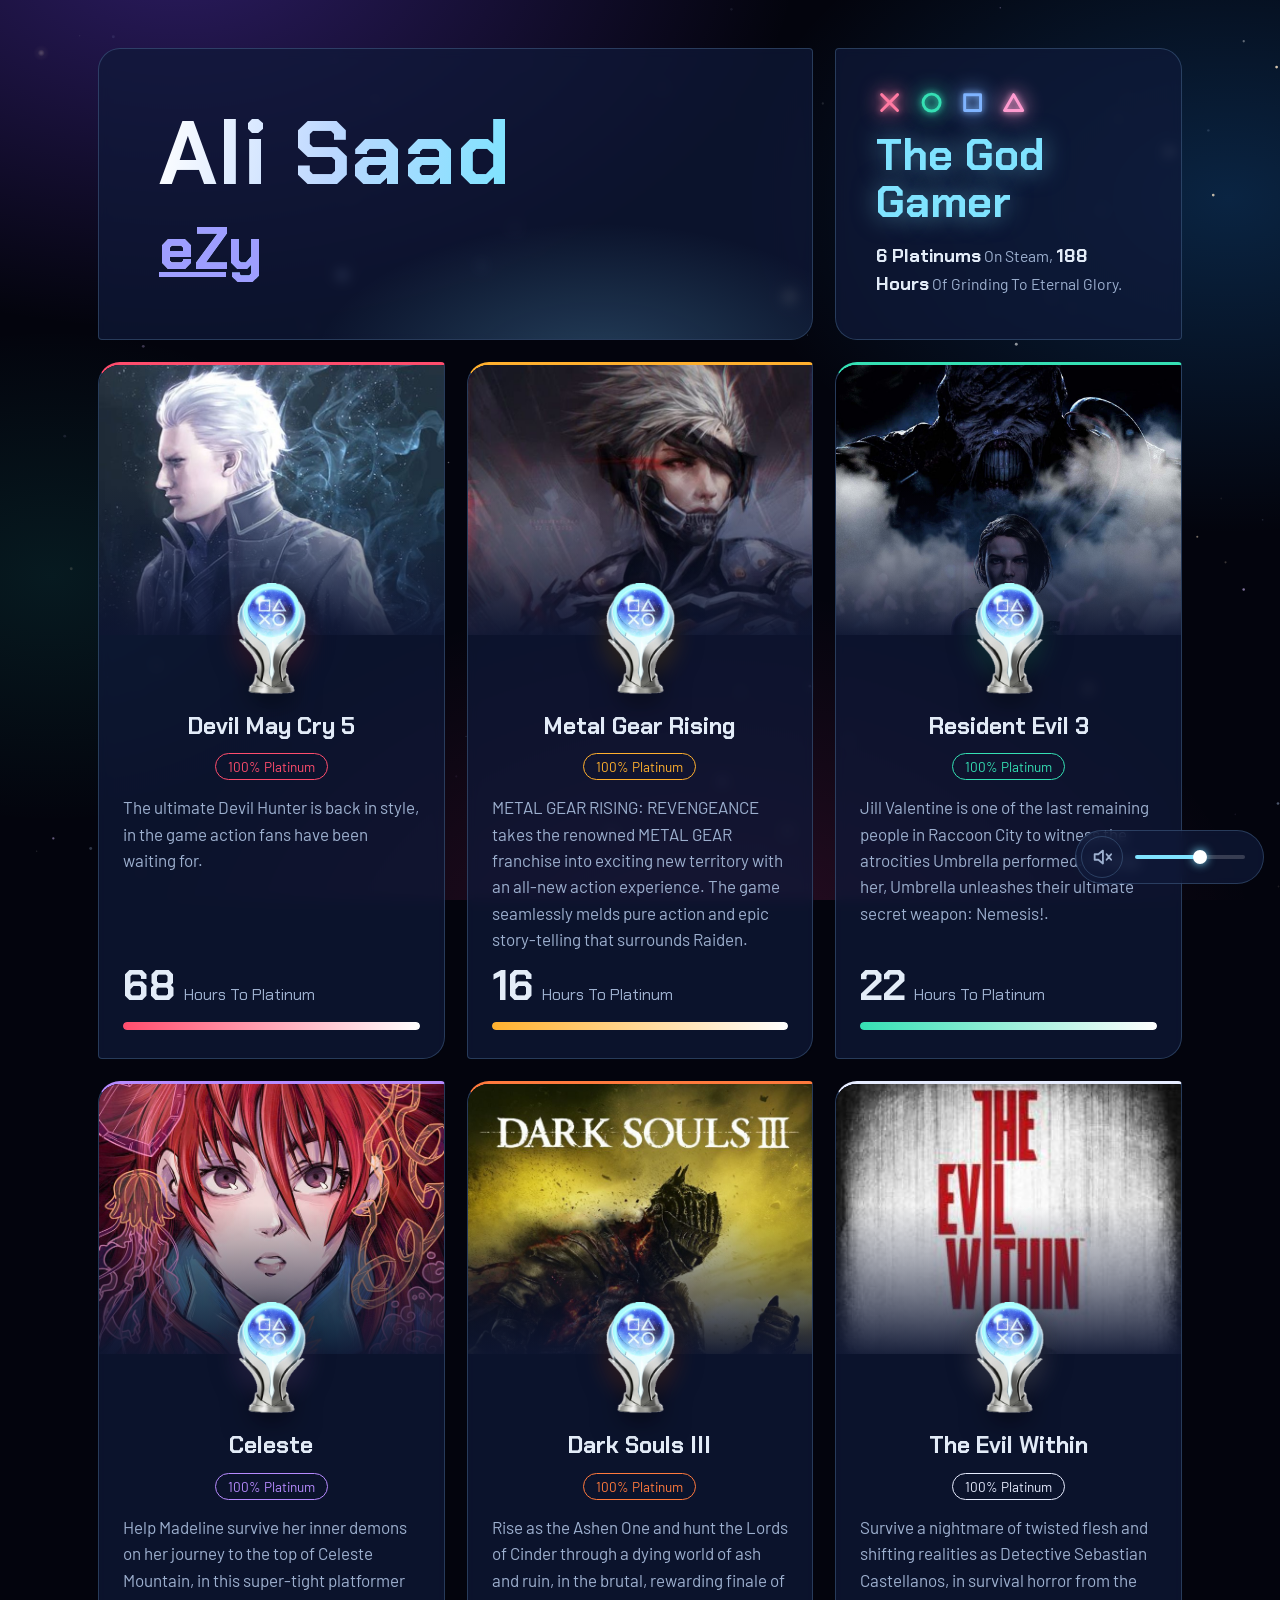
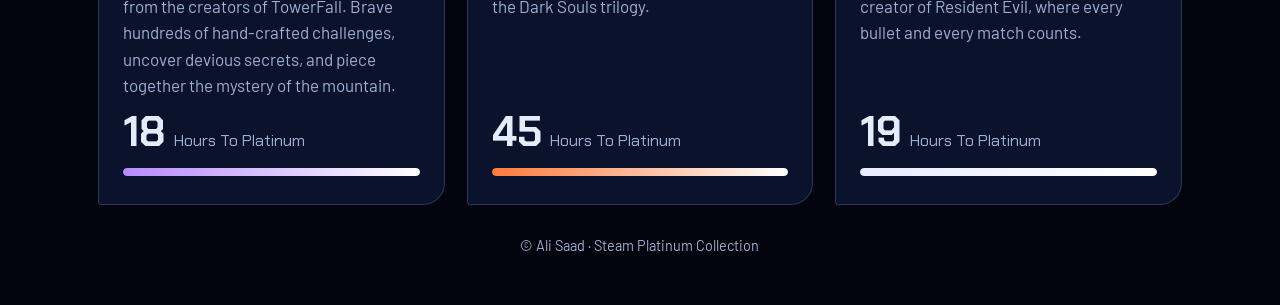
<file: index.html>
<!DOCTYPE html>
<html lang="en">
<head>
<meta charset="utf-8">
<meta name="viewport" content="width=device-width, initial-scale=1, viewport-fit=cover">
<title>Ali Saad · The God Gamer</title>
<link rel="stylesheet" href="https://fonts.googleapis.com/css2?family=Chakra+Petch:wght@500;700&family=Barlow:wght@400;500&display=swap">
<link rel="stylesheet" href="style.css?v=6">
</head>
<body>
<canvas id="stars" aria-hidden="true"></canvas>
<audio id="bgm" src="beneath-the-mask.mp3" loop preload="auto"></audio>
<div class="sound" id="sound"><button id="music" class="music" type="button" aria-label="Background music" aria-pressed="false" title="Music on/off"><svg viewBox="0 0 24 24" aria-hidden="true"><path d="M4 9v6h4l5 4V5L8 9z"/><path class="waves" d="M16 9a4 4 0 010 6M18.5 6.5a8 8 0 010 11"/><path class="mute" d="M17 9l5 6M22 9l-5 6"/></svg></button>
<input id="vol" class="vol" type="range" min="0" max="100" step="1" value="60" aria-label="Music volume"></div>
<main>
  <section class="box name"><h1>Ali Saad</h1>
  <p class="nick"><a href="https://steamcommunity.com/profiles/76561198754484988/" target="_blank" rel="noopener noreferrer">eZy</a></p></section>

  <section class="box motto">
    <div class="pad" aria-hidden="true">
      <span><svg viewBox="0 0 24 24"><path d="M5 5l14 14M19 5L5 19"/></svg></span>
      <span><svg viewBox="0 0 24 24"><circle cx="12" cy="12" r="7.5"/></svg></span>
      <span><svg viewBox="0 0 24 24"><rect x="5" y="5" width="14" height="14"/></svg></span>
      <span><svg viewBox="0 0 24 24"><path d="M12 5l8 14H4z"/></svg></span>
    </div>
    <h2>The God Gamer</h2>
    <p><strong>6 Platinums</strong> On Steam, <strong>188 Hours</strong> Of Grinding To Eternal Glory.</p>
  </section>

  <article class="box game" data-h="68">
    <div class="cover"><img src="vergil.jpg?v=3" alt="Vergil from Devil May Cry 5" width="720" height="900"></div>
    <div class="trophy"><img src="trophy.png?v=3" alt="Platinum trophy" width="128" height="128"></div>
    <h3><a href="https://store.steampowered.com/app/601150/Devil_May_Cry_5/" target="_blank" rel="noopener noreferrer">Devil May Cry 5</a></h3>
    <span class="badge">100% Platinum</span>
    <p>The ultimate Devil Hunter is back in style, in the game action fans have been waiting for.</p>
    <div class="hours"><b data-count="68">0</b><span>Hours To Platinum</span></div>
    <div class="bar"><i data-w="100"></i></div>
  </article>

  <article class="box game" data-h="16">
    <div class="cover"><img src="raiden.jpg?v=3" alt="Raiden from Metal Gear Rising: Revengeance" width="720" height="900"></div>
    <div class="trophy"><img src="trophy.png?v=3" alt="Platinum trophy" width="128" height="128"></div>
    <h3><a href="https://store.steampowered.com/app/235460/METAL_GEAR_RISING_REVENGEANCE/" target="_blank" rel="noopener noreferrer">Metal Gear Rising</a></h3>
    <span class="badge">100% Platinum</span>
    <p>METAL GEAR RISING: REVENGEANCE takes the renowned METAL GEAR franchise into exciting new territory with an all-new action experience. The game seamlessly melds pure action and epic story-telling that surrounds Raiden.</p>
    <div class="hours"><b data-count="16">0</b><span>Hours To Platinum</span></div>
    <div class="bar"><i data-w="100"></i></div>
  </article>

  <article class="box game" data-h="22">
    <div class="cover"><img src="Jill-Valentine-Resident-Evil-3.jpg" alt="Jill Valentine from Resident Evil 3" width="720" height="900"></div>
    <div class="trophy"><img src="trophy.png?v=3" alt="Platinum trophy" width="128" height="128"></div>
    <h3><a href="https://store.steampowered.com/app/952060/Resident_Evil_3/" target="_blank" rel="noopener noreferrer">Resident Evil 3</a></h3>
    <span class="badge">100% Platinum</span>
    <p>Jill Valentine is one of the last remaining people in Raccoon City to witness the atrocities Umbrella performed. To stop her, Umbrella unleashes their ultimate secret weapon: Nemesis!.</p>
    <div class="hours"><b data-count="22">0</b><span>Hours To Platinum</span></div>
    <div class="bar"><i data-w="100"></i></div>
  </article>

  <article class="box game" data-h="18">
    <div class="cover"><img src="Celeste Box art.jpg" alt="Madeline from Celeste" width="736" height="1184"></div>
    <div class="trophy"><img src="trophy.png?v=3" alt="Platinum trophy" width="128" height="128"></div>
    <h3><a href="https://store.steampowered.com/app/504230/Celeste/" target="_blank" rel="noopener noreferrer">Celeste</a></h3>
    <span class="badge">100% Platinum</span>
    <p>Help Madeline survive her inner demons on her journey to the top of Celeste Mountain, in this super-tight platformer from the creators of TowerFall. Brave hundreds of hand-crafted challenges, uncover devious secrets, and piece together the mystery of the mountain.</p>
    <div class="hours"><b data-count="18">0</b><span>Hours To Platinum</span></div>
    <div class="bar"><i data-w="100"></i></div>
  </article>

  <article class="box game" data-h="45">
    <div class="cover"><img src="dark-souls-3.jpg" alt="Armored knight from Dark Souls III" width="720" height="1080"></div>
    <div class="trophy"><img src="trophy.png?v=3" alt="Platinum trophy" width="128" height="128"></div>
    <h3><a href="https://store.steampowered.com/app/374320/DARK_SOULS_III/" target="_blank" rel="noopener noreferrer">Dark Souls III</a></h3>
    <span class="badge">100% Platinum</span>
    <p>Rise as the Ashen One and hunt the Lords of Cinder through a dying world of ash and ruin, in the brutal, rewarding finale of the Dark Souls trilogy.</p>
    <div class="hours"><b data-count="45">0</b><span>Hours To Platinum</span></div>
    <div class="bar"><i data-w="100"></i></div>
  </article>

  <article class="box game" data-h="19">
    <div class="cover"><img src="theevilwithin.jpg" alt="Veiled bust from The Evil Within" width="225" height="400"></div>
    <div class="trophy"><img src="trophy.png?v=3" alt="Platinum trophy" width="128" height="128"></div>
    <h3><a href="https://store.steampowered.com/app/268050/The_Evil_Within/" target="_blank" rel="noopener noreferrer">The Evil Within</a></h3>
    <span class="badge">100% Platinum</span>
    <p>Survive a nightmare of twisted flesh and shifting realities as Detective Sebastian Castellanos, in survival horror from the creator of Resident Evil, where every bullet and every match counts.</p>
    <div class="hours"><b data-count="19">0</b><span>Hours To Platinum</span></div>
    <div class="bar"><i data-w="100"></i></div>
  </article>

  <footer>© Ali Saad · Steam Platinum Collection</footer>
</main>
<script src="script.js?v=3"></script>
<script>
(function(){
  var c=document.getElementById('stars'),g=c&&c.getContext('2d');
  if(!g)return;
  var calm=matchMedia('(prefers-reduced-motion:reduce)').matches,W,H,D,P=[],S=[],lw=innerWidth,last=0,
      T=['255,255,255','190,215,255','255,232,200','215,190,255'];
  T.forEach(function(k){
    var s=document.createElement('canvas'),q=s.getContext('2d'),r;
    s.width=s.height=64;r=q.createRadialGradient(32,32,0,32,32,32);
    r.addColorStop(0,'rgba(255,255,255,1)');r.addColorStop(.14,'rgba('+k+',.9)');
    r.addColorStop(.4,'rgba('+k+',.2)');r.addColorStop(1,'rgba('+k+',0)');
    q.fillStyle=r;q.fillRect(0,0,64,64);S.push(s);
  });
  function make(){
    var z=Math.random(),a=Math.random()*6.2832,v=(.05+z*.3)*D,i=Math.floor(Math.random()*T.length);
    return{x:Math.random()*W,y:Math.random()*H,big:z>.9,r:(.5+z*1.1)*D,s:(16+Math.random()*10)*D,
      vx:Math.cos(a)*v,vy:Math.sin(a)*v,w:(.02+Math.random()*.06)*D,al:.3+z*.7,
      f:.5+Math.random()*1.6,p:Math.random()*6.2832,c:S[i],k:'rgb('+T[i]+')'};
  }
  function draw(t){
    g.clearRect(0,0,W,H);
    P.forEach(function(e){
      g.globalAlpha=e.al*(calm?1:.55+.45*Math.sin(t*e.f+e.p));
      if(e.big)g.drawImage(e.c,e.x-e.s/2,e.y-e.s/2,e.s,e.s);
      else{g.fillStyle=e.k;g.beginPath();g.arc(e.x,e.y,e.r,0,6.2832);g.fill()}
    });
  }
  function move(dt,t){
    P.forEach(function(e){
      var m=e.s+8*D;
      e.x+=(e.vx+Math.sin(t*e.f*.5+e.p)*e.w)*dt;
      e.y+=(e.vy+Math.cos(t*e.f*.4+e.p)*e.w)*dt;
      if(e.x<-m)e.x=W+m;else if(e.x>W+m)e.x=-m;
      if(e.y<-m)e.y=H+m;else if(e.y>H+m)e.y=-m;
    });
  }
  function fit(){
    var i,n=Math.round(Math.max(70,Math.min(190,innerWidth*innerHeight/9000)));
    D=Math.min(devicePixelRatio||1,2);W=c.width=innerWidth*D;H=c.height=innerHeight*D;
    P=[];for(i=0;i<n;i++)P.push(make());
    if(calm)draw(0);
  }
  function tick(ms){
    var dt=Math.min(3,(ms-(last||ms))/16.67);last=ms;
    move(dt,ms/1000);draw(ms/1000);requestAnimationFrame(tick);
  }
  addEventListener('resize',function(){
    if(innerWidth!==lw){lw=innerWidth;fit()}else{H=c.height=innerHeight*D;if(calm)draw(0)}
  });
  fit();if(!calm)requestAnimationFrame(tick);
})();
</script>
<script>
(function(){
  var a=document.getElementById('bgm'),b=document.getElementById('music'),r=document.getElementById('vol'),w=document.getElementById('sound'),
      K='bgm-off',V='bgm-vol',off=false,last=60,E=['click','keydown','touchend'];
  if(!a||!b||!r||!w)return;
  function put(k,v){try{localStorage.setItem(k,v)}catch(e){}}
  try{
    off=localStorage.getItem(K)==='1';
    var s=parseInt(localStorage.getItem(V),10);
    if(s>=0&&s<=100)r.value=s;
  }catch(e){}
  function sync(){var on=!a.paused&&a.volume>0;b.classList.toggle('on',on);b.setAttribute('aria-pressed',on)}
  function apply(v){a.volume=Math.pow(v/100,2);r.style.setProperty('--v',v+'%');if(v>0)last=v;sync()}
  function setVol(v){r.value=v;apply(v);put(V,v)}
  a.volume=.5;if(Math.abs(a.volume-.5)>.01)w.classList.add('novol');
  apply(+r.value);
  function go(e){
    if(b.contains(e.target))return;
    E.forEach(function(n){removeEventListener(n,go,true)});
    if(!off)a.play().catch(function(){});
  }
  a.addEventListener('play',sync);a.addEventListener('pause',sync);
  a.addEventListener('error',function(){w.hidden=true});
  r.addEventListener('input',function(){setVol(+r.value)});
  b.addEventListener('click',function(){
    if(!a.paused&&a.volume>0){off=true;a.pause()}
    else{off=false;if(a.volume===0)setVol(last);a.play().catch(function(){})}
    put(K,off?'1':'0');
  });
  if(!off){
    var p=a.play();
    if(p&&p.catch)p.catch(function(){E.forEach(function(n){addEventListener(n,go,true)})});
  }
})();
</script>
</body>
</html>
</file>
<file: style.css>
:root{
  color-scheme:dark;
  --void:#03040d; --deep:#0c1430; --panel:rgba(16,26,58,.72); --line:rgba(140,205,255,.22);
  --ice:#7fe3ff; --plat:#e3ecf8; --mute:#9db0cf;
  --a1:#ff4d6d; --a2:#ffb02e; --a3:#35e0b4; --a4:#b78bff; --a5:#ff7a3d; --a6:#e6ecff;
  --display:"Chakra Petch","Segoe UI",Arial,sans-serif; --body:"Barlow","Segoe UI",Arial,sans-serif;
  box-sizing:border-box; padding-top:env(safe-area-inset-top,0px); padding-bottom:env(safe-area-inset-bottom,0px);
}
*,*::before,*::after{box-sizing:inherit}
html{scroll-padding-top:env(safe-area-inset-top,0px)}
body{margin:0;min-height:100vh;background:var(--void);color:var(--plat);font-family:var(--body);font-size:17px;line-height:1.55;
  background-image:
    radial-gradient(1000px 620px at 14% -6%,rgba(120,72,255,.34),transparent 62%),
    radial-gradient(820px 560px at 96% 22%,rgba(34,150,255,.22),transparent 60%),
    radial-gradient(900px 620px at 55% 108%,rgba(255,64,160,.16),transparent 62%),
    radial-gradient(520px 380px at 4% 64%,rgba(40,220,200,.10),transparent 65%);
  background-attachment:fixed}
main{max-width:1180px;margin:0 auto;padding:clamp(16px,4vw,48px);display:grid;gap:22px;grid-template-columns:repeat(12,1fr)}
.box{background:var(--panel);border:1px solid var(--line);border-radius:22px 4px 22px 4px;backdrop-filter:blur(6px);position:relative;overflow:hidden}
.name{grid-column:span 8;padding:clamp(28px,5vw,60px);display:flex;flex-direction:column;justify-content:center;min-height:230px}
.name::after{content:"";position:absolute;inset:auto -10% -60% 30%;height:100%;background:radial-gradient(closest-side,rgba(127,227,255,.22),transparent);pointer-events:none}
h1,.nick{align-self:flex-start;margin:0;font-family:var(--display);font-weight:700;line-height:1;letter-spacing:.01em;
  background:linear-gradient(100deg,#fff 0%,#bcd7ff 25%,#7fe3ff 50%,#bcd7ff 75%,#fff 100%);background-size:200% 100%;-webkit-background-clip:text;background-clip:text;color:transparent;animation:sheen 6s linear infinite}
@keyframes sheen{to{background-position:200% 0}}
h1{font-size:clamp(2.4rem,7.2vw,5.6rem)}
.nick{font-size:clamp(2rem,5vw,3.7rem);margin-top:.35em}
.motto{grid-column:span 4;padding:clamp(24px,3.5vw,40px);display:flex;flex-direction:column;justify-content:center;gap:16px;border-radius:4px 22px 4px 22px}
.motto h2{margin:0;font-family:var(--display);font-weight:700;font-size:clamp(1.8rem,3.6vw,2.7rem);line-height:1.08;color:var(--ice);text-shadow:0 0 24px rgba(127,227,255,.55)}
.pad{display:flex;gap:14px;font-family:var(--display);font-size:1.5rem;color:var(--mute)}
.pad span:nth-child(1){color:#ff7aa2}.pad span:nth-child(2){color:#35e0b4}.pad span:nth-child(3){color:#7fb4ff}.pad span:nth-child(4){color:#ff9bd0}
.pad span{display:block;line-height:0;filter:drop-shadow(0 0 3px currentColor) drop-shadow(0 0 10px currentColor)}
.pad svg{display:block;width:1.7rem;height:1.7rem;fill:none;stroke:currentColor;stroke-width:2.6;stroke-linecap:round;stroke-linejoin:round}
.motto p{margin:0;color:var(--mute);font-size:.98rem}
.motto strong{color:var(--plat);font-family:var(--display);font-size:1.15rem}
.game{grid-column:span 4;padding:0 24px 28px;display:flex;flex-direction:column;gap:14px;border-top:3px solid var(--c);transition:transform .25s,box-shadow .25s}
.game:hover{transform:translateY(-6px);box-shadow:0 18px 50px -18px var(--c)}
.game:nth-of-type(1){--c:var(--a1)}.game:nth-of-type(2){--c:var(--a2)}.game:nth-of-type(3){--c:var(--a3)}.game:nth-of-type(4){--c:var(--a4)}.game:nth-of-type(5){--c:var(--a5)}.game:nth-of-type(6){--c:var(--a6)}
.cover{margin:0 -24px;height:270px;position:relative;overflow:hidden;background:var(--deep)}
.cover img{width:100%;height:100%;object-fit:cover;object-position:50% 12%;display:block;transition:transform .6s}
.cover::after{content:"";position:absolute;inset:0;background:linear-gradient(180deg,rgba(6,10,24,0) 45%,rgba(14,22,50,.95) 100%)}
.game:hover .cover img{transform:scale(1.06)}
.game:nth-of-type(2) .cover img{object-position:50% 18%}
.game:nth-of-type(4) .cover img{object-position:50% 45%}
.game:nth-of-type(5) .cover img{object-position:50% 0%}
.game:nth-of-type(6) .cover img{object-position:50% 15%}
.trophy{align-self:center;width:112px;height:112px;margin-top:-66px;position:relative;z-index:1;display:grid;place-items:center}
.trophy::before{content:"";position:absolute;inset:-10%;background:radial-gradient(closest-side,var(--c),transparent 70%);opacity:.38;filter:blur(8px)}
.trophy img{position:relative;width:100%;height:100%;object-fit:contain;filter:drop-shadow(0 8px 14px rgba(0,0,0,.5));animation:float 4s ease-in-out infinite}
.game:nth-of-type(2) .trophy img{animation-delay:-1.3s}.game:nth-of-type(3) .trophy img{animation-delay:-2.6s}.game:nth-of-type(4) .trophy img{animation-delay:-3.9s}.game:nth-of-type(5) .trophy img{animation-delay:-0.8s}.game:nth-of-type(6) .trophy img{animation-delay:-2.1s}
@keyframes float{50%{transform:translateY(-7px)}}
h3{margin:4px 0 0;font-family:var(--display);font-size:1.45rem;line-height:1.15;text-align:center}
.badge{align-self:center;font-size:.85rem;color:var(--c);border:1px solid var(--c);border-radius:99px;padding:2px 12px}
.game p{margin:0;color:var(--mute);flex:1}
.hours{display:flex;align-items:baseline;gap:8px;font-family:var(--display)}
.hours b{font-size:2.6rem;line-height:1;color:var(--plat)}
.hours span{color:var(--mute);font-size:1rem}
.bar{height:8px;border-radius:99px;background:rgba(255,255,255,.08);overflow:hidden}
.bar i{display:block;height:100%;width:0;border-radius:99px;background:linear-gradient(90deg,var(--c),#fff);transition:width 1.6s cubic-bezier(.2,.8,.2,1)}
footer{grid-column:1/-1;text-align:center;color:var(--mute);font-size:.9rem;padding:8px 0 0}
:focus-visible{outline:2px solid var(--ice);outline-offset:3px}
main{position:relative;z-index:1}
#stars{position:fixed;inset:0;width:100%;height:100%;z-index:0;pointer-events:none}
.game h3 a{color:inherit;text-decoration:none}
.game h3 a::after{content:"";position:absolute;inset:0;z-index:2}
.game h3 a:focus-visible{outline:none}
.game h3 a:focus-visible::after{outline:2px solid var(--ice);outline-offset:-4px}
.sound{position:fixed;right:max(16px,env(safe-area-inset-right,0px));bottom:max(16px,env(safe-area-inset-bottom,0px));z-index:5;display:flex;align-items:center;gap:12px;padding:5px 18px 5px 5px;border-radius:99px;border:1px solid var(--line);background:var(--panel);backdrop-filter:blur(6px)}
.sound[hidden]{display:none}
.sound.novol{padding:5px}.sound.novol .vol{display:none}
.music{width:42px;height:42px;display:grid;place-items:center;padding:0;border-radius:50%;border:1px solid var(--line);background:transparent;color:var(--mute);cursor:pointer;transition:color .25s,border-color .25s,box-shadow .25s}
.music:hover,.music.on{color:var(--ice);border-color:var(--ice)}
.music.on{box-shadow:0 0 18px -4px var(--ice)}
.music svg{width:22px;height:22px;fill:none;stroke:currentColor;stroke-width:2;stroke-linecap:round;stroke-linejoin:round}
.music .waves{display:none}.music.on .waves{display:inline}.music.on .mute{display:none}
.vol{--v:60%;-webkit-appearance:none;appearance:none;width:110px;height:20px;margin:0;background:transparent;cursor:pointer}
.vol::-webkit-slider-runnable-track{height:4px;border-radius:99px;background:linear-gradient(90deg,var(--ice) var(--v),rgba(255,255,255,.18) var(--v))}
.vol::-moz-range-track{height:4px;border-radius:99px;background:rgba(255,255,255,.18)}
.vol::-moz-range-progress{height:4px;border-radius:99px;background:var(--ice)}
.vol::-webkit-slider-thumb{-webkit-appearance:none;appearance:none;width:14px;height:14px;margin-top:-5px;border:0;border-radius:50%;background:#fff;box-shadow:0 0 10px var(--ice)}
.vol::-moz-range-thumb{width:14px;height:14px;border:0;border-radius:50%;background:#fff;box-shadow:0 0 10px var(--ice)}
.vol:focus-visible{outline:2px solid var(--ice);outline-offset:4px;border-radius:99px}
@media(max-width:480px){.vol{width:84px}}
@media(max-width:900px){.name,.motto{grid-column:1/-1}.game{grid-column:1/-1}}
@media(prefers-reduced-motion:reduce){*{animation:none!important;transition:none!important}}
</file>
